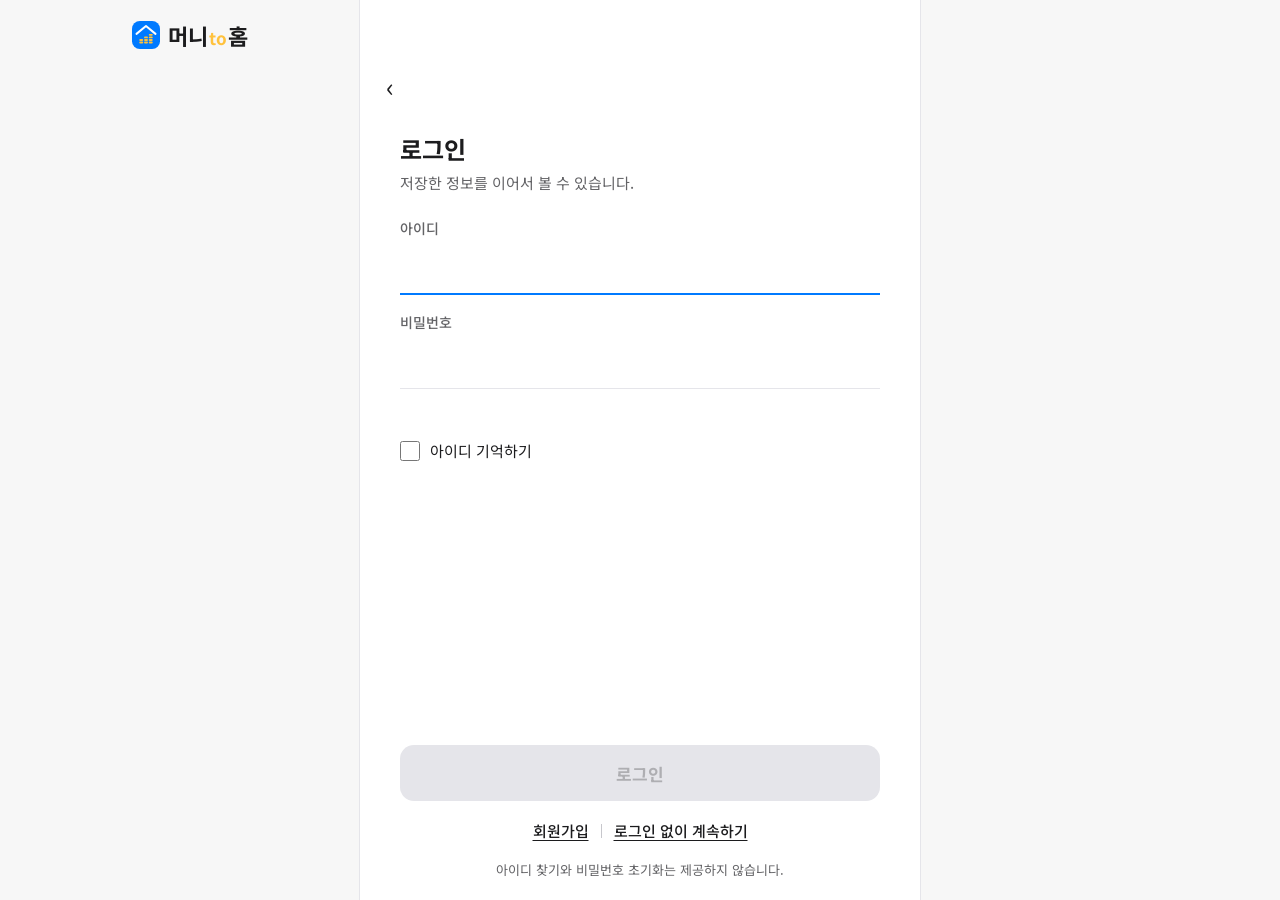
<file: frontend/login.html>
<!doctype html>
<html lang="ko">
<head>
  <meta charset="utf-8">
  <meta name="viewport" content="width=device-width, initial-scale=1">
  <!-- 늘 밝은 화면으로 (2026-10-20). 휴대폰 브라우저의 "웹 페이지 어둡게"가 우리 색을 뒤집지 않게 한다 -->
  <meta name="color-scheme" content="only light">
  <title>로그인 · 머니 to 홈</title>
  <link rel="stylesheet" href="css/common.css?v=20261021-2">
  <link rel="stylesheet" href="css/auth.css?v=20261020-90">
</head>
<body data-page="login">
  <!-- P-07 로그인. 담당: 김목산. Figma "확정 목업 v3"의 P-07, 와이어프레임 설명서 10장.
       로그인하지 않아도 입력, 계산, 탐색은 모두 된다. 로그인은 저장에만 필요하다 (FR-USER-20).
       아이디 기억하기(3차, FR-USER-18): 켜고 로그인하면 아이디만 쿠키에 남겨 다음에 채워 준다. -->
  <!-- 웹(가로 1200px 이상)에서만 왼쪽 위에 보이는 로고. 안은 js/layout.js가 그린다. 모바일에는 없다. -->
  <header class="header" id="header"></header>
  <div class="top-space"></div>

  <nav class="progress auth-nav" aria-label="뒤로">
    <a class="progress__back" href="index.html" id="auth-back" aria-label="이전 화면">‹</a>
  </nav>

  <form id="login-form" class="form-page form-page--keys auth" novalidate>
    <main class="page">
      <!-- P-07 ③ 저장하려다 넘어온 경우. 시나리오 탭의 "결과 저장"이 store place.pending_save를 남기고 보냈을 때만 보인다 -->
      <p class="notice auth__pending" id="login-pending" role="status" hidden>결과를 저장하려면 로그인이 필요합니다. 입력한 값은 이 기기에 그대로 남아 있습니다.</p>
      <header class="form-page__head auth__head">
        <h1 class="title">로그인</h1>
        <p class="subtitle">저장한 정보를 이어서 볼 수 있습니다.</p>
      </header>

      <div class="field" id="login-id-field">
        <label class="field__label" for="login-id">아이디</label>
        <div class="field__row">
          <input class="field__input auth__input" id="login-id" name="login_id" type="text" autocomplete="username"
                 autocapitalize="off" spellcheck="false" maxlength="20">
        </div>
      </div>

      <div class="field" id="login-password-field">
        <label class="field__label" for="login-password">비밀번호</label>
        <div class="field__row">
          <input class="field__input auth__input" id="login-password" name="password" type="password"
                 autocomplete="current-password" aria-describedby="login-message">
        </div>
        <div class="field__help">
          <span id="login-message" role="alert"></span>
        </div>
      </div>

      <label class="auth__check auth__remember">
        <input class="auth__checkbox" id="login-remember" type="checkbox">
        <span>아이디 기억하기</span>
      </label>
    </main>

    <div class="bottom-action">
      <p class="snackbar" id="login-error" role="alert" hidden></p>
      <button type="submit" class="button button--primary" id="login-submit" disabled>로그인</button>
      <p class="auth__links">
        <a class="auth__link" href="signup.html">회원가입</a>
        <span class="auth__divider" aria-hidden="true"></span>
        <a class="auth__link" href="index.html">로그인 없이 계속하기</a>
      </p>
      <p class="auth__note">아이디 찾기와 비밀번호 초기화는 제공하지 않습니다.</p>
    </div>
  </form>

  <!-- 공통 JavaScript. 모든 화면이 이 순서로 먼저 불러 쓴다. 그 아래에 화면의 파일을 둔다. -->
  <script src="js/api.js"></script>
  <script src="js/store.js"></script>
  <script src="js/format.js?v=20261019-2"></script>
  <script src="js/guard.js"></script>
  <script src="js/layout.js?v=20261019-1"></script>
  <script src="js/form-flow.js?v=20261021-2"></script>
  <script src="js/auth.js?v=20261021-2"></script>
  <script src="js/scrollbar.js?v=20261020-6"></script>
</body>
</html>
</file>
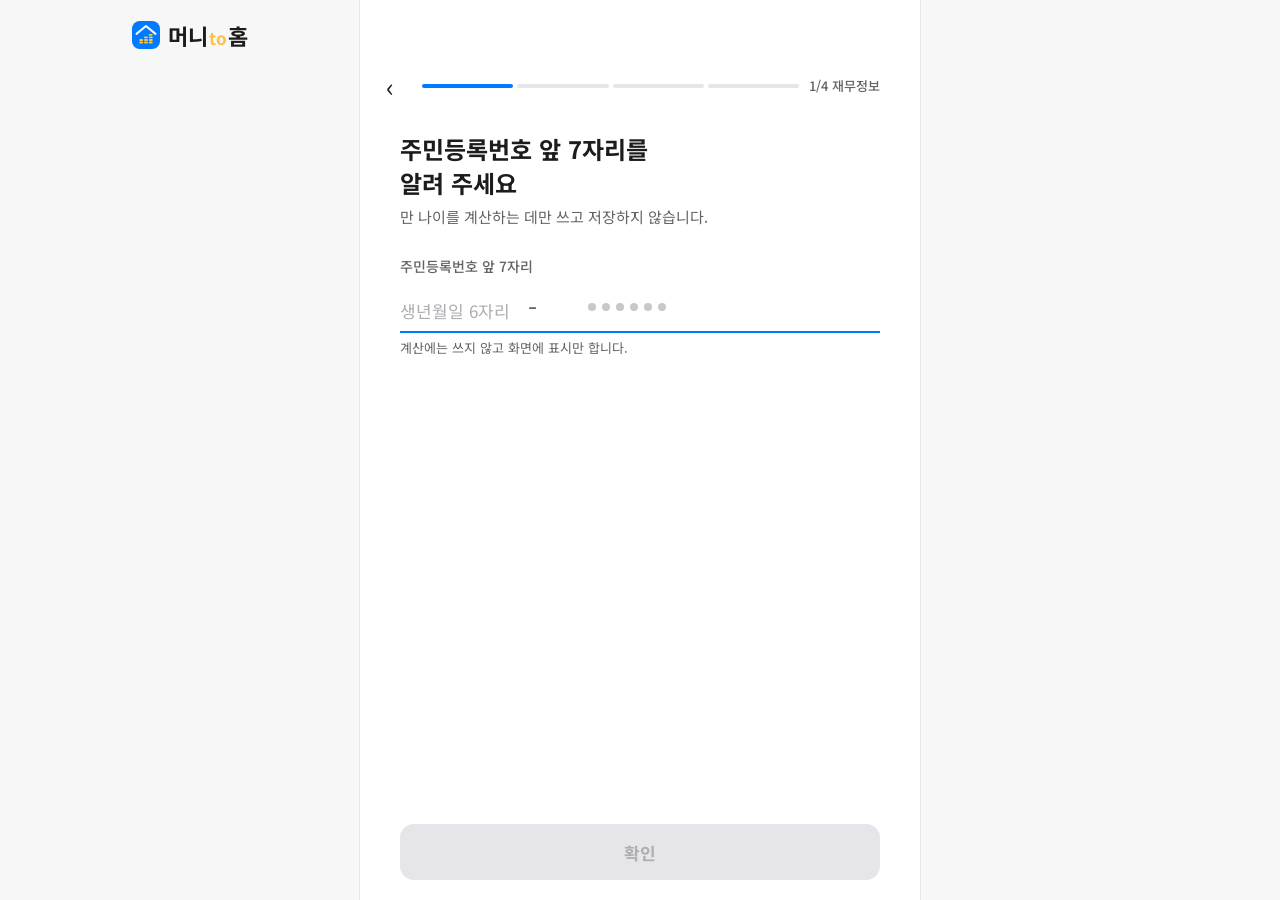
<file: frontend/profile.html>
<!doctype html>
<html lang="ko">
<head>
  <meta charset="utf-8">
  <meta name="viewport" content="width=device-width, initial-scale=1">
  <!-- 늘 밝은 화면으로 (2026-10-20). 휴대폰 브라우저의 "웹 페이지 어둡게"가 우리 색을 뒤집지 않게 한다 -->
  <meta name="color-scheme" content="only light">
  <title>재무정보 · 머니 to 홈</title>
  <link rel="stylesheet" href="css/common.css?v=20261021-2">
  <link rel="stylesheet" href="css/profile.css">
</head>
<body>
  <!-- P-02 재무정보 입력. Figma "확정 목업 v3"의 P-02, 와이어프레임 설명서 5장.
       값 세 개를 한 번에 하나씩 묻는다: 주민등록번호 앞 7자리(만 나이) → 연 소득 → 현재 보유자산 → 확인 -->
  <!-- 웹(가로 1200px 이상)에서만 왼쪽 위에 보이는 로고. 안은 js/layout.js가 그린다. 모바일에는 없다. -->
  <header class="header" id="header"></header>
  <div class="top-space"></div>

  <nav class="progress" aria-label="입력 단계">
    <a class="progress__back" href="index.html" aria-label="이전 화면">‹</a>
    <div class="progress__bars" aria-hidden="true">
      <span class="progress__bar progress__bar--done"></span>
      <span class="progress__bar"></span>
      <span class="progress__bar"></span>
      <span class="progress__bar"></span>
    </div>
    <span class="progress__label">1/4 재무정보</span>
  </nav>

  <form id="profile-form" class="form-page form-page--keys" novalidate>
    <main class="page">
      <header class="form-page__head">
        <h1 class="title" id="profile-title">주민등록번호 앞 7자리를 알려 주세요</h1>
        <p class="subtitle" id="profile-subtitle">만 나이를 계산하는 데만 쓰고 저장하지 않습니다.</p>
      </header>
      <!-- 다른 화면에서 보내져 왔을 때의 안내. guard.showNotice()가 채운다. -->
      <p class="notice form-page__notice" id="step-notice" role="status" hidden></p>

      <!-- 칸의 순서: 묻는 순서대로 위에서 아래. 하나를 넣으면 다음 칸이 그 아래에 열린다 (2026-10-21 팀장 요청) -->
      <!-- 만 나이 (주민등록번호를 확인한 뒤에 보인다). 누르면 주민등록번호를 다시 입력한다. -->
      <button type="button" class="field field--button" id="age-field" hidden>
        <span class="field__label">만 나이</span>
        <span class="field__row">
          <span class="field__value" id="age-value"></span>
          <span class="field__unit">세</span>
        </span>
        <span class="field__help"><span>주민등록번호로 계산한 값. 누르면 다시 입력</span></span>
      </button>

      <!-- 주민등록번호 앞 7자리. 이 값은 만 나이를 계산하는 데만 쓴다. 저장하지 않고 서버로 보내지 않는다 (NFR-25). -->
      <div class="field" id="rrn-field">
        <span class="field__label" id="rrn-label">주민등록번호 앞 7자리</span>
        <div class="field__row rrn">
          <input class="field__input rrn__front" id="rrn-front" type="text" inputmode="numeric" enterkeyhint="next" maxlength="6"
                 autocomplete="off" placeholder="생년월일 6자리" aria-labelledby="rrn-label" aria-describedby="rrn-help">
          <span class="rrn__dash" aria-hidden="true">-</span>
          <input class="field__input rrn__back" id="rrn-back" type="text" inputmode="numeric" enterkeyhint="next" maxlength="1"
                 autocomplete="off" aria-label="주민등록번호 뒤 첫째 자리" aria-describedby="rrn-help">
          <span class="rrn__dots" aria-hidden="true">
            <span></span><span></span><span></span><span></span><span></span><span></span>
          </span>
        </div>
        <div class="field__help" id="rrn-help">
          <span id="rrn-message">계산에는 쓰지 않고 화면에 표시만 합니다.</span>
        </div>
      </div>

      <!-- 연 소득 (세전). 계산에 쓰지 않는다. -->
      <div class="field" id="income-field" hidden>
        <label class="field__label" for="income-input">연 소득 (세전)</label>
        <div class="field__row">
          <input class="field__input" id="income-input" type="text" inputmode="numeric" enterkeyhint="next" autocomplete="off"
                 placeholder="예: 3,600" aria-describedby="income-help">
          <span class="field__unit">만 원</span>
        </div>
        <div class="field__help" id="income-help">
          <span id="income-message">세전 금액. 계산에는 쓰지 않습니다.</span>
          <span class="field__read" id="income-read"></span>
        </div>
      </div>

      <!-- 현재 보유자산. 세 값 가운데 계산에 쓰는 것은 이것 하나다. -->
      <div class="field" id="assets-field" hidden>
        <label class="field__label" for="assets-input">현재 보유자산</label>
        <div class="field__row">
          <input class="field__input" id="assets-input" type="text" inputmode="numeric" enterkeyhint="next" autocomplete="off"
                 placeholder="예: 5,000" aria-describedby="assets-help">
          <span class="field__unit">만 원</span>
        </div>
        <div class="field__help" id="assets-help">
          <span id="assets-message">예금, 적금처럼 집을 살 때 쓸 수 있는 돈</span>
          <span class="field__read" id="assets-read"></span>
        </div>
      </div>
    </main>

    <div class="bottom-action">
      <p class="snackbar" id="save-error" role="alert" hidden>
        입력한 정보를 저장하지 못했습니다. 인터넷 연결을 확인하고 다시 시도해 주세요.
      </p>
      <button type="submit" class="button button--primary" id="profile-submit" disabled>확인</button>
    </div>
  </form>

  <!-- 공통 JavaScript. 모든 화면이 이 순서로 먼저 불러 쓴다. 그 아래에 화면의 파일을 둔다. -->
  <script src="js/api.js"></script>
  <script src="js/store.js"></script>
  <script src="js/format.js?v=20261019-2"></script>
  <script src="js/guard.js"></script>
  <script src="js/layout.js?v=20261019-1"></script>
  <script src="js/account.js?v=20261021-mp1"></script>
  <script src="js/form-flow.js?v=20261021-2"></script>
  <script src="js/profile.js?v=20261021-3"></script>
  <script src="js/scrollbar.js?v=20261020-6"></script>
</body>
</html>
</file>
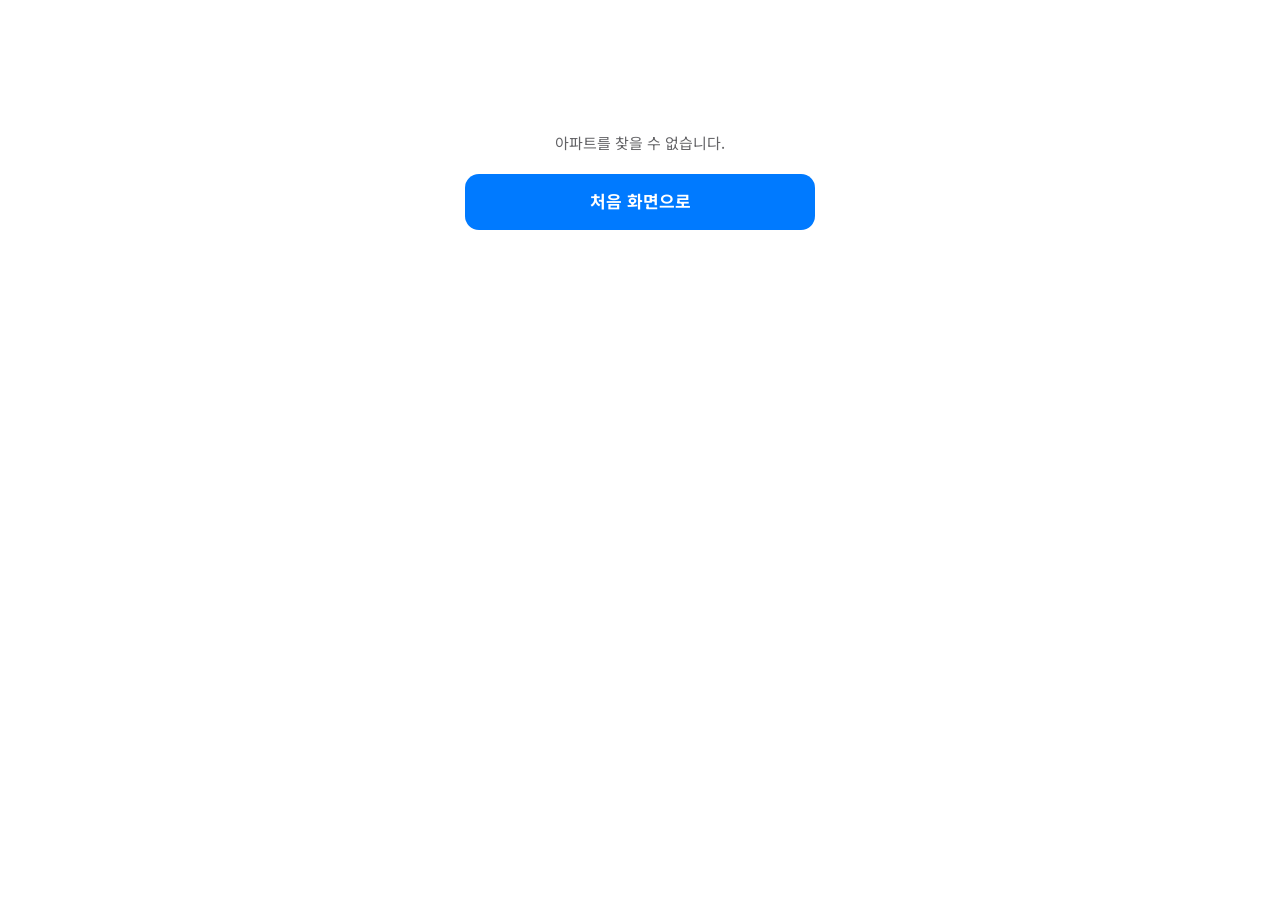
<file: frontend/share.html>
<!doctype html>
<html lang="ko">
<head>
  <meta charset="utf-8">
  <meta name="viewport" content="width=device-width, initial-scale=1">
  <!-- 늘 밝은 화면으로 (2026-10-20). 휴대폰 브라우저의 "웹 페이지 어둡게"가 우리 색을 뒤집지 않게 한다 -->
  <meta name="color-scheme" content="only light">
  <title>아파트 보기 · 머니 to 홈</title>
  <link rel="stylesheet" href="css/common.css?v=20261021-2">
  <link rel="stylesheet" href="css/glossary.css?v=20261015-2">
  <link rel="stylesheet" href="css/scenario.css?v=20261021-mp1">
  <link rel="stylesheet" href="css/scenario-charts.css?v=20261019-2">
  <link rel="stylesheet" href="css/share.css?v=20261020-90">
  <link rel="stylesheet" href="css/share-page.css?v=20261019-3">
</head>
<body data-page="share">
  <!-- 공유받은 아파트 (3차, FR-APT-18). 담당: 김목산
       공유 링크(share.html?apt=623&area=59)로 들어온 사람이 보는 화면이다. 입력이 없어도 열린다.
       아파트 정보: A-06 그대로. 시나리오: 입력이 있으면 내 조건으로 계산(A-07, 박채은의 scenario.js),
       없으면 예시 값으로 그린 것을 흐리게 덮고 "내 조건 넣기"를 보여 준다. 링크에는 재무정보가 없다. -->
  <div class="top-space"></div>

  <main class="share-page" id="share-page">
    <!-- 머리: 지도 화면의 아파트 창(새 스타일)과 같은 모양. 이름 · 구분 배지 · 공유, 그 아래 면적 칩과 ㎡/평 -->
    <header class="share-page__head">
      <div class="share-page__title-row">
        <h1 class="share-page__name" id="share-name"></h1>
        <span class="share-page__badge" id="share-badge" hidden></span>
        <span class="share-page__actions" id="share-actions"></span>
      </div>
      <p class="share-page__place" id="share-place"></p>
      <div class="share-page__area-row">
        <div class="share-page__areas" id="share-areas" role="group" aria-label="면적"></div>
        <div class="share-page__unit" role="group" aria-label="면적 단위">
          <button type="button" class="share-page__unit-option" data-unit="m2" aria-pressed="true">㎡</button>
          <button type="button" class="share-page__unit-option" data-unit="pyeong" aria-pressed="false">평</button>
        </div>
      </div>
    </header>

    <div class="share-page__tabs" role="tablist">
      <button type="button" class="share-page__tab" role="tab" id="share-tab-info" aria-controls="share-info" aria-selected="true">아파트 정보</button>
      <button type="button" class="share-page__tab" role="tab" id="share-tab-scenario" aria-controls="share-scenario-wrap" aria-selected="false">시나리오</button>
      <span class="share-page__tab-bar" aria-hidden="true"></span>
    </div>

    <section class="share-page__panel" id="share-info" role="tabpanel" aria-labelledby="share-tab-info"></section>
    <section class="share-page__panel" id="share-scenario-wrap" role="tabpanel" aria-labelledby="share-tab-scenario" hidden>
      <div id="share-scenario"></div>
    </section>

    <div class="share-page__bottom" id="share-bottom"></div>
  </main>

  <div class="share-page__missing" id="share-missing" hidden>
    <p class="share-page__missing-text">아파트를 찾을 수 없습니다.</p>
    <a class="button button--primary" href="index.html">처음 화면으로</a>
  </div>

  <script src="js/api.js?v=20261015-2"></script>
  <script src="js/store.js?v=20261015-2"></script>
  <script src="js/format.js?v=20261019-2"></script>
  <script src="js/guard.js?v=20261015-2"></script>
  <script src="js/layout.js?v=20261015-2"></script>
  <script src="js/glossary.js?v=20261015-2"></script>
  <script src="js/scenario.js?v=20261021-mp1"></script>
  <script src="js/scenario-charts.js?v=20261019-7"></script>
  <script src="js/share.js?v=20261019-2"></script>
  <script src="js/share-page.js?v=20261020-1"></script>
  <script src="js/scrollbar.js?v=20261020-6"></script>
</body>
</html>
</file>
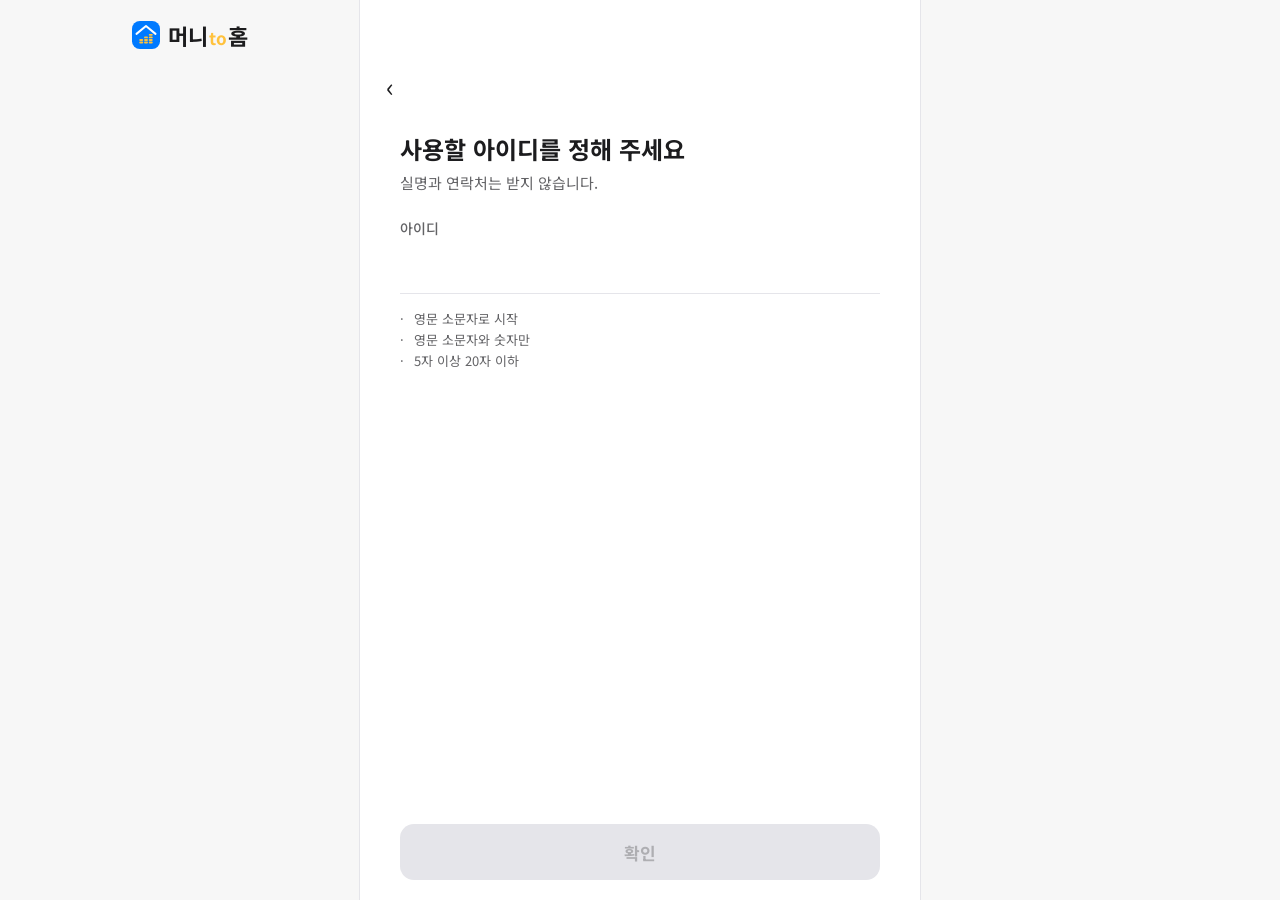
<file: frontend/signup.html>
<!doctype html>
<html lang="ko">
<head>
  <meta charset="utf-8">
  <meta name="viewport" content="width=device-width, initial-scale=1">
  <!-- 늘 밝은 화면으로 (2026-10-20). 휴대폰 브라우저의 "웹 페이지 어둡게"가 우리 색을 뒤집지 않게 한다 -->
  <meta name="color-scheme" content="only light">
  <title>회원가입 · 머니 to 홈</title>
  <link rel="stylesheet" href="css/common.css?v=20261021-2">
  <link rel="stylesheet" href="css/auth.css?v=20261020-90">
</head>
<body data-page="signup">
  <!-- P-08 회원가입. 담당: 김목산. Figma "확정 목업 v3"의 P-08, 와이어프레임 설명서 11장.
       아이디 → 비밀번호 → 비밀번호 확인을 차례로 묻는다. 실명과 연락처는 받지 않는다.
       가입을 마치면 바로 로그인된 상태가 된다 (FR-USER-01).
       가입 전 확인(P-08 ⑥)에서 수집 항목과 목적에 동의해야 '가입하기'가 켜진다 (3차, FR-USER-05). -->
  <!-- 웹(가로 1200px 이상)에서만 왼쪽 위에 보이는 로고. 안은 js/layout.js가 그린다. 모바일에는 없다. -->
  <header class="header" id="header"></header>
  <div class="top-space"></div>

  <nav class="progress auth-nav" aria-label="뒤로">
    <a class="progress__back" href="login.html" id="auth-back" aria-label="이전 화면">‹</a>
  </nav>

  <form id="signup-form" class="form-page form-page--keys auth" novalidate>
    <main class="page">
      <header class="form-page__head auth__head">
        <h1 class="title" id="signup-title">사용할 아이디를 정해 주세요</h1>
        <p class="subtitle" id="signup-subtitle">실명과 연락처는 받지 않습니다.</p>
      </header>

      <!-- 칸의 순서: 묻는 순서대로 위에서 아래. 하나를 넣으면 다음 칸이 그 아래에 열린다 (2026-10-21 팀장 요청) -->
      <!-- 아이디. 다음 단계에서도 위에 남고, 누르면 다시 고칠 수 있다 -->
      <div class="field" id="signup-id-field">
        <label class="field__label" for="signup-id">아이디</label>
        <div class="field__row">
          <input class="field__input auth__input" id="signup-id" name="login_id" type="text" enterkeyhint="next" autocomplete="username"
                 autocapitalize="off" spellcheck="false" maxlength="40" aria-describedby="signup-id-rules signup-id-message">
        </div>
        <ul class="auth__rules" id="signup-id-rules">
          <li class="auth__rule" data-rule="start">영문 소문자로 시작</li>
          <li class="auth__rule" data-rule="chars">영문 소문자와 숫자만</li>
          <li class="auth__rule" data-rule="length">5자 이상 20자 이하</li>
        </ul>
        <p class="auth__message" id="signup-id-message" role="alert"></p>
      </div>

      <div class="field" id="signup-password-field" hidden>
        <label class="field__label" for="signup-password">비밀번호</label>
        <div class="field__row">
          <input class="field__input auth__input" id="signup-password" name="password" type="password" enterkeyhint="next"
                 autocomplete="new-password" aria-describedby="signup-password-rules signup-password-message">
        </div>
        <ul class="auth__rules" id="signup-password-rules">
          <li class="auth__rule" data-rule="length">8자 이상</li>
          <li class="auth__rule" data-rule="letter">영문 포함</li>
          <li class="auth__rule" data-rule="digit">숫자 포함</li>
        </ul>
        <p class="auth__message" id="signup-password-message" role="alert"></p>
      </div>

      <div class="field" id="signup-confirm-field" hidden>
        <label class="field__label" for="signup-confirm">비밀번호 확인</label>
        <div class="field__row">
          <input class="field__input auth__input" id="signup-confirm" name="password_confirm" type="password" enterkeyhint="next"
                 autocomplete="new-password" aria-describedby="signup-confirm-message">
        </div>
        <p class="auth__message" id="signup-confirm-message" role="alert"></p>
      </div>

      <!-- P-08 ⑥ 수집 항목과 목적. 가입 전 확인 단계에서만 보인다 -->
      <div class="auth__consent" id="signup-consent" hidden>
        <label class="auth__check">
          <input class="auth__checkbox" id="signup-agreed" type="checkbox" aria-describedby="signup-consent-text">
          <span class="auth__consent-title">수집 항목과 목적에 동의합니다</span>
        </label>
        <p class="auth__consent-text" id="signup-consent-text">
          수집 항목: 아이디, 비밀번호, 입력한 재무정보와 저축 계획<br>
          목적: 다음에 이어서 볼 수 있게 저장
        </p>
      </div>
    </main>

    <div class="bottom-action">
      <p class="snackbar" id="signup-error" role="alert" hidden></p>
      <button type="submit" class="button button--primary" id="signup-submit" disabled>확인</button>
      <p class="auth__links" id="signup-login" hidden>
        <a class="auth__link" href="login.html">이미 계정이 있습니다. 로그인</a>
      </p>
    </div>
  </form>

  <!-- P-08 ⑦ 가입 완료 -->
  <section class="form-page auth auth-done" id="signup-done" hidden>
    <main class="page">
      <div class="auth-done__mark" aria-hidden="true"></div>
      <h1 class="title">가입이 끝났습니다</h1>
      <p class="subtitle" id="signup-done-text"></p>
    </main>
    <div class="bottom-action">
      <a class="button button--primary" id="signup-start" href="profile.html">시작하기</a>
    </div>
  </section>

  <script src="js/api.js"></script>
  <script src="js/store.js"></script>
  <script src="js/format.js?v=20261019-2"></script>
  <script src="js/guard.js"></script>
  <script src="js/layout.js?v=20261019-1"></script>
  <script src="js/form-flow.js?v=20261021-2"></script>
  <script src="js/auth.js?v=20261021-2"></script>
  <script src="js/scrollbar.js?v=20261020-6"></script>
</body>
</html>
</file>
<file: frontend/css/common.css>
/* 모든 화면이 함께 쓰는 모양. 색, 글자, 헤더, 진행 바, 버튼, 입력란, 구분 표시.

   값은 Figma 파일 "money-to-home-mockup"의 섹션 "확정 목업 v3"에서 가져왔다. 이름도 Figma의 변수 이름과 같다.
     Figma  color/primary   →  여기  --color-primary

   화면마다의 모양은 css 폴더에 그 화면 이름으로 파일을 따로 만든다. 예: profile.css
   색과 글자 크기는 아래 :root의 이름으로만 쓴다. 화면 파일에 값을 직접 적지 않는다. */

@import url('https://fonts.googleapis.com/css2?family=Noto+Sans+KR:wght@400;500;700&display=swap');

:root {
  color-scheme: only light; /* 늘 밝은 화면 (2026-10-20). 브라우저가 강제로 어둡게 바꾸지 않게. 각 화면의 <meta name="color-scheme">와 같다 */
  /* 바탕과 선 */
  --color-bg: #ffffff;
  --color-bg-sub: #f2f2f7;
  --color-line: #e5e5ea;
  --color-line-strong: #c7c7cc;
  --color-dim: #000000;

  /* 글자 */
  --color-text: #1c1c1e;
  --color-text-sub: #636366;
  --color-text-hint: #aeaeb2;

  /* 주조색 */
  --color-primary: #007aff;
  --color-primary-soft: #eaf3ff;
  --color-on-primary: #ffffff;

  /* 로고의 금색 (동전). 스플래시의 "to"에도 쓴다 */
  --color-brand-gold: #ffc23d;

  /* 꺼진 버튼 */
  --color-disabled: #e5e5ea;
  --color-on-disabled: #aeaeb2;

  /* 오류 */
  --color-error: #ff3b30;
  --color-error-text: #d70015;
  --color-error-soft: #fff1f0;

  /* 주의. 막지는 않지만 알아야 하는 안내 (대상 주택 가격 상한 초과 등). Figma 목업 P-06 ⑲의 색 */
  --color-warning: #ff9500;
  --color-warning-text: #b86200;
  --color-warning-soft: #fff4e5;

  /* 구분. 팔레트 F 라임 (Figma의 color/now, color/lime/*).
     지금 가능은 파랑, 기간 내 가능은 라임, 자금 부족은 빨강.
     띠와 배지의 바탕은 이름 그대로의 색, 흰 바탕 위의 글자는 -text 색, 옅은 바탕은 -soft 색을 쓴다. */
  --color-now: #007aff;
  --color-now-text: #116dd1;
  --color-within: #94c93d;
  --color-within-text: #4a7317;
  --color-within-soft: #f2f9e8;
  --color-lack: #ff6b6b;
  --color-lack-text: #c92a2a;
  --color-lack-soft: #ffeded;

  /* 지도 */
  --color-map: #eef1f4;
  --color-map-block: #e4e8ec;
  --color-map-park: #dcefd8;
  --color-map-water: #cfe3f7;
  --color-map-road: #ffffff;
  --color-marker-price: #414141;
  --color-keypad: #d1d4da;

  /* 글꼴 */
  --font-family: 'Noto Sans KR', 'Malgun Gothic', system-ui, sans-serif;
  --font-regular: 400;
  --font-medium: 500;
  --font-bold: 700;

  /* 글자 크기 */
  --text-splash: 38px; /* 스플래시의 서비스 이름 */
  --text-display: 28px; /* 시작 화면의 큰 제목. 줄 높이 38px */
  --text-value: 26px; /* 입력란의 값 */
  --text-title: 24px; /* 입력 화면의 제목. 줄 높이 34px */
  --text-amount: 22px; /* 강조하는 금액 */
  --text-button: 17px; /* 버튼, 헤더의 서비스 이름, 입력란의 단위 */
  --text-item: 16px; /* 목록의 항목 이름 */
  --text-body: 15px; /* 본문. 줄 높이 22px */
  --text-label: 14px; /* 입력란의 이름, 칩 */
  --text-help: 13px; /* 설명 줄, 안내. 줄 높이 19 ~ 20px */
  --text-badge: 12px; /* 배지 */
  --line-height: 1.45;

  /* 크기 */
  --top-space: 52px; /* 모바일에는 헤더가 없다. 입력 화면은 이 높이만큼 위를 흰 여백으로 둔다 */
  --condition-bar-height: 40px; /* 지도 화면 맨 위의 내 조건 줄 */
  --progress-height: 44px;
  --touch-size: 44px; /* 누르는 영역은 가로세로 44픽셀 이상 */
  --button-height: 56px;
  --input-height: 50px;
  --page-width: 390px;
  --page-padding: 20px;

  /* 웹 (가로 1200px 이상). 입력 화면은 가운데 흰 기둥 하나, 양옆은 회색 바탕이다 (2026-10-19 팀장 결정) */
  --color-web-bg: #f7f7f7;
  --header-height: 64px;
  --web-page-width: 560px; /* 일반적인 웹 회원가입·입력 화면의 폭. 안쪽 내용의 폭은 480px */
  --web-page-padding: 40px;

  /* 모서리 */
  --radius-button: 14px;
  --radius-card: 12px;
  --radius-badge: 6px;
  --radius-pill: 999px;
}

* {
  box-sizing: border-box;
}

/* hidden을 준 요소는 display를 따로 줬어도 보이지 않는다. 단계마다 입력란을 숨기고 보일 때 쓴다. */
[hidden] {
  display: none !important;
}

body {
  margin: 0;
  color: var(--color-text);
  background: var(--color-bg);
  font-family: var(--font-family);
  font-size: var(--text-body);
  font-weight: var(--font-regular);
  line-height: var(--line-height);
  word-break: keep-all;
  /* 선택과 누름 표시 (2026-10-19). 앱처럼 화면 부품(버튼, 칩, 탭, 지도, 말풍선, 손잡이, 제목·라벨)은 글자가 선택되지 않고,
     휴대폰에서 누를 때 파랗게 덮이는 강조와 길게 누를 때의 메뉴도 뜨지 않는다.
     입력란과 사용자가 복사할 만한 내용은 아래 "선택할 수 있는 것"에서 다시 연다 */
  -webkit-user-select: none;
  user-select: none;
  -webkit-tap-highlight-color: transparent;
  -webkit-touch-callout: none;
}

/* 그림은 끌어 옮기지 않는다 (지도 위 아이콘, 로고) */
img,
svg {
  -webkit-user-drag: none;
}

/* ───────── 선택할 수 있는 것 ─────────
   입력란, 그리고 복사할 만한 내용: 아파트 이름, 정보 줄의 값(주소, 금액, 면적…), 시나리오의 금액과 식,
   입력 요약 · 시작 화면의 저장한 값, 저장한 결과의 이름과 결과, 안내 문구, 오류 문구, 용어 설명.
   길게 눌러 복사하는 메뉴도 여기서는 뜬다 */
input,
textarea,
select,
[contenteditable="true"],
.apt__name,
.apt-info__value,
.scenario__gap,
.scenario__formula,
.scenario__need-value,
.scenario__growth-help,
.summary-card__row dd,
.saved-box__row dd,
.saved__card-name,
.saved__card-result,
.saved__card-conditions,
.notice,
.field__error,
.list-card__name,
.glossary__bubble,
.info-tip__text,
.list__tip,
/* 10-19에 더한 화면: 주변 시설의 곳 이름과 거리, 대출 "자세히"의 상품명 · 조건 · 자격 조건,
   시나리오 그래프 위 문장과 출처, 공유받은 화면의 이름 · 지역 · 정보 줄의 값 */
.apt-near__value,
.sheet__title,
.sheet__row dd,
.sheet__list,
.scenario-chart__say,
.scenario-chart__src,
.share-page__name,
.share-page__place,
.share-page__value,
.share-page__missing-text {
  -webkit-user-select: text;
  user-select: text;
  -webkit-touch-callout: default;
}

/* 단, 누르는 줄 안의 이름은 누르기가 우선이다 (목록·비슷한 아파트의 카드는 버튼이라 선택하지 않는다).
   선택할 수 있는 글자 옆의 복사 · 공유 아이콘(share.js)도 글자를 끌어 고를 때 같이 잡히지 않게 한다.
   공유 창 같은 <dialog>는 열리면 맨 위층에 올라가 body의 설정을 물려받지 않으므로 여기서 다시 막는다.
   공유 창의 링크 칸(.share__link)은 [링크 복사]로만 복사하고, 복사가 안 되는 브라우저에서만 고를 수 있다 (share.css) */
button .list-card__name,
.share-action,
dialog {
  -webkit-user-select: none;
  user-select: none;
  -webkit-tap-highlight-color: transparent;
  -webkit-touch-callout: none;
}

/* 띄어쓰기에서만 줄을 바꾸는 낱말 (format.keepWords). 아파트 이름처럼 하이픈에서 꺾이면 안 되는 글자 */
.keep-word {
  display: inline-block;
  max-width: 100%;
}

/* ───────── 위 여백 ─────────
   모바일에는 헤더가 없다. 입력 화면(P-01 ~ P-04, P-07, P-08)은 body 맨 위에 이 요소를 둔다.
   지도 화면은 이것 대신 내 조건 줄을 둔다. */
.top-space {
  height: var(--top-space);
  background: var(--color-bg);
}

/* ───────── 진행 바 (P-02 ~ P-04) ───────── */
.progress {
  display: flex;
  align-items: center;
  gap: 10px;
  height: var(--progress-height);
  padding: 0 var(--page-padding) 0 8px;
  background: var(--color-bg);
}

.progress__back {
  display: inline-flex;
  align-items: center;
  justify-content: center;
  width: var(--touch-size);
  height: var(--touch-size);
  border: 0;
  background: transparent;
  color: var(--color-text);
  font-family: inherit;
  font-size: 26px;
  text-decoration: none;
  cursor: pointer;
}

.progress__bars {
  display: flex;
  flex: 1;
  gap: 4px;
}

.progress__bar {
  flex: 1;
  height: 4px;
  border-radius: 2px;
  background: var(--color-line);
}

.progress__bar--done {
  background: var(--color-primary);
}

.progress__label {
  color: var(--color-text-sub);
  font-size: var(--text-help);
  font-weight: var(--font-medium);
  white-space: nowrap;
}

/* ───────── 본문 ───────── */
.page {
  max-width: var(--page-width);
  margin: 0 auto;
  padding: 24px var(--page-padding) 0;
}

.title {
  margin: 0;
  font-size: var(--text-title);
  font-weight: var(--font-bold);
  line-height: 34px;
}

.title--display {
  font-size: var(--text-display);
  line-height: 38px;
}

.subtitle {
  margin: 6px 0 0;
  color: var(--color-text-sub);
  font-size: var(--text-body);
  line-height: 22px;
}

/* 안내 문구 상자 */
.notice {
  margin: 0;
  padding: 14px 16px;
  border-radius: var(--radius-card);
  background: var(--color-bg-sub);
  color: var(--color-text-sub);
  font-size: var(--text-help);
  line-height: 20px;
}

.notice--error {
  border: 1px solid var(--color-error);
  background: var(--color-error-soft);
  color: var(--color-error-text);
}

/* ───────── 버튼 ───────── */
.button {
  display: flex;
  align-items: center;
  justify-content: center;
  width: 100%;
  height: var(--button-height);
  padding: 0 16px;
  border: 0;
  border-radius: var(--radius-button);
  background: var(--color-bg-sub);
  color: var(--color-text);
  font-family: inherit;
  font-size: var(--text-button);
  font-weight: var(--font-bold);
  text-decoration: none;
  cursor: pointer;
}

.button--primary {
  background: var(--color-primary);
  color: var(--color-on-primary);
}

.button:disabled,
.button--disabled {
  background: var(--color-disabled);
  color: var(--color-on-disabled);
  cursor: not-allowed;
}

/* 밑줄 친 글자 버튼. "처음부터 다시 입력", "새로 입력하기" */
.link-button {
  display: inline-flex;
  align-items: center;
  justify-content: center;
  height: var(--touch-size);
  padding: 0 8px;
  border: 0;
  background: transparent;
  color: var(--color-text);
  font-family: inherit;
  font-size: var(--text-body);
  font-weight: var(--font-medium);
  text-decoration: underline;
  cursor: pointer;
}

/* 버튼 위의 검은 알림. "입력한 정보를 저장하지 못했습니다." 같은 한 줄 안내 */
.snackbar {
  margin: 0 0 12px;
  padding: 12px 16px;
  border-radius: var(--radius-card);
  background: var(--color-text);
  color: var(--color-bg);
  font-size: var(--text-help);
  line-height: 20px;
}

/* 화면 아래에 붙는 버튼 영역 */
.bottom-action {
  position: sticky;
  bottom: 0;
  max-width: var(--page-width);
  margin: 0 auto;
  padding: 12px var(--page-padding) 20px;
  background: var(--color-bg);
}

/* ───────── 한 번에 하나씩 묻는 입력 화면의 틀 (P-02 ~ P-04) ─────────
   <form class="form-page"> 안에 <main class="page">와 <div class="bottom-action">을 둔다.
   버튼이 화면 아래에 붙도록 본문이 남은 높이를 채운다. */
.form-page {
  display: flex;
  flex-direction: column;
  /* --app-height: 키보드가 없을 때의 화면 높이 (js/form-flow.js). 키보드가 떠서 화면이 줄어도 그대로라 버튼이 따라 올라오지 않는다 */
  min-height: calc(var(--app-height, 100vh) / var(--page-zoom, 1) - var(--top-space) - var(--progress-height));
}

.form-page .page {
  flex: 1;
  width: 100%;
  overflow-x: clip; /* 밀려 들어오는 입력란 때문에 가로 스크롤이 생기지 않게 한다 */
}

.form-page .bottom-action {
  width: 100%;
}

/* 휴대폰·태블릿(1199px 이하): 글자를 넣는 화면의 버튼은 키보드 위로 떠오르지 않고 본문 맨 아래에 둔다 (2026-10-21 팀장 요청).
   갤럭시는 키보드가 뜨면 화면이 줄어 화면 아래에 붙은 버튼이 입력란을 덮었다. 본문이 짧으면 화면 맨 아래, 길면 내려서 본다.
   글자를 넣는 화면(form-page--keys: 재무정보, 저축 계획, 로그인, 회원가입, 내 정보)만. 고르기만 하는 화면은 버튼이 늘 보이게 그대로 둔다 */
@media (max-width: 1199px) {
  .form-page--keys .bottom-action {
    position: static;
  }
}

/* 제목과 설명 */
.form-page__head {
  padding-bottom: 28px;
}

/* 제목의 줄을 나눌 곳은 제목 글에 줄바꿈 문자로 적는다 (profile.js의 TITLES). */
.form-page__head .title {
  white-space: pre-line;
}

/* 다른 화면에서 보내져 왔을 때의 한 줄 안내. 제목 아래, 입력란 위에 둔다. */
.form-page__notice {
  margin-bottom: 24px;
}

/* 입력을 마치면 다음 입력란이 오른쪽에서 왼쪽으로 밀려 들어온다. 나타나는 요소에 이 이름을 붙인다. */
.field--enter {
  animation: field-enter 0.35s cubic-bezier(0.22, 1, 0.36, 1) both;
}

@keyframes field-enter {
  from {
    opacity: 0;
    transform: translateX(48px);
  }
  to {
    opacity: 1;
    transform: translateX(0);
  }
}

/* 확인 단계로 바뀔 때 제목과 값들이 한 번 뛰어오른다. 화면이 바뀐 것을 알아보게 한다. */
.jump {
  animation: jump 0.5s cubic-bezier(0.28, 0.84, 0.42, 1) both;
}

@keyframes jump {
  0% {
    transform: translateY(0);
  }
  35% {
    transform: translateY(-14px);
  }
  65% {
    transform: translateY(0);
  }
  82% {
    transform: translateY(-4px);
  }
  100% {
    transform: translateY(0);
  }
}

/* 움직임을 줄이도록 설정한 사용자에게는 바로 보여 준다. */
@media (prefers-reduced-motion: reduce) {
  .field--enter,
  .jump {
    animation: none;
  }
}

/* ───────── 입력란 ─────────
   이름, 값(밑줄), 설명 줄의 세 줄이다. 오류 문구는 설명 줄 자리에 넣어 화면이 밀리지 않게 한다. */
.field {
  display: flex;
  flex-direction: column;
  gap: 6px;
  padding-bottom: 22px;
}

.field__label {
  color: var(--color-text-sub);
  font-size: var(--text-label);
  font-weight: var(--font-medium);
}

.field__row {
  display: flex;
  align-items: center;
  justify-content: space-between;
  height: var(--input-height);
  border-bottom: 1px solid var(--color-line);
}

/* 입력 중인 칸은 밑줄이 파랗고 두껍다. 높이가 바뀌지 않게 그림자로 1px을 더한다. */
.field__row:focus-within {
  border-bottom-color: var(--color-primary);
  box-shadow: 0 1px 0 var(--color-primary);
}

.field__input {
  flex: 1;
  min-width: 0;
  height: 100%;
  padding: 0;
  border: 0;
  outline: 0;
  background: transparent;
  color: var(--color-text);
  font-family: inherit;
  font-size: var(--text-value);
  font-weight: var(--font-bold);
}

.field__input::placeholder {
  color: var(--color-text-hint);
}

.field__unit {
  color: var(--color-text-sub);
  font-size: var(--text-button);
  white-space: nowrap;
}

.field__help {
  display: flex;
  justify-content: space-between;
  gap: 8px;
  min-height: 19px;
  color: var(--color-text-sub);
  font-size: var(--text-help);
  line-height: 19px;
}

/* 설명 줄 오른쪽의 읽어 주는 금액. "3,600만 원" */
.field__read {
  color: var(--color-text);
  font-weight: var(--font-bold);
  white-space: nowrap;
}

.field--error .field__row {
  border-bottom-color: var(--color-error);
}

.field--error .field__help {
  color: var(--color-error-text);
}

/* ───────── 구분 ───────── */
/* 배지. "지금 가능", "기간 내 가능", "자금 부족" */
.badge {
  display: inline-flex;
  align-items: center;
  justify-content: center;
  height: 24px;
  padding: 0 8px;
  border-radius: var(--radius-badge);
  font-size: var(--text-badge);
  font-weight: var(--font-bold);
  line-height: 18px;
  white-space: nowrap;
}

/* 개수 칩. "지금 5", "기간 내 4", "부족 14" */
.chip {
  display: inline-flex;
  align-items: center;
  justify-content: center;
  height: 40px;
  padding: 0 14px;
  border: 0;
  border-radius: var(--radius-pill);
  font-family: inherit;
  font-size: var(--text-label);
  font-weight: var(--font-bold);
  line-height: 18px;
  white-space: nowrap;
}

.badge--now,
.chip--now {
  background: var(--color-now);
  color: var(--color-on-primary);
}

.badge--within,
.chip--within {
  background: var(--color-within-soft);
  color: var(--color-within-text);
}

.badge--lack,
.chip--lack {
  background: var(--color-lack-soft);
  color: var(--color-lack-text);
}

/* 금액 글자. "여유 2,000만 원", "부족 2,500만 원" */
.amount {
  font-size: var(--text-amount);
  font-weight: var(--font-bold);
}

.amount--now {
  color: var(--color-now-text);
}

.amount--within {
  color: var(--color-within-text);
}

.amount--lack {
  color: var(--color-lack-text);
}

/* ───────── 웹 배치 (가로 1200px 이상) ─────────
   모바일에는 헤더가 없다 (확정 목업 v3). 웹에서도 헤더 줄은 두지 않고, 로고만 왼쪽 위 회색 바탕에 띄운다 (2026-10-19 팀장 결정).
   로고 자리(<header class="header">)가 있는 화면(입력 화면 여덟 개)만 웹 배치를 쓴다. 지도 화면과 저장한 결과 화면은 아직 바꾸지 않는다.
   입력 화면은 모바일 화면을 넓힌 가운데 흰 기둥 하나로 보여 주고, 양옆은 회색 바탕으로 채운다.
   1199px 이하의 모양은 바꾸지 않는다. */
.header {
  display: none;
}

@media (min-width: 1200px) {
  /* 바탕: 양옆은 회색, 가운데는 테두리 선이 있는 흰 기둥. 내용이 길거나 짧아도 위아래 끝까지 이어진다.
     기둥 안의 내용은 위에서 64px(--header-height) 아래부터 시작한다. 로고와 같은 높이의 빈 줄이다 */
  body:has(> .header) {
    --page-width: var(--web-page-width);
    --page-padding: var(--web-page-padding);
    --top-space: var(--header-height); /* 높이 계산에서 위 여백 대신 이 빈 줄의 높이를 뺀다 */
    --column-left: calc(50% - var(--page-width) / 2);
    --column-right: calc(50% + var(--page-width) / 2);
    padding-top: var(--header-height);
    background: linear-gradient(
      to right,
      var(--color-web-bg) calc(var(--column-left) - 1px),
      var(--color-line) 0 var(--column-left),
      var(--color-bg) 0 var(--column-right),
      var(--color-line) 0 calc(var(--column-right) + 1px),
      var(--color-web-bg) 0
    );
  }

  /* 위 여백(52px) 자리는 위의 빈 줄이 대신한다 */
  body:has(> .header) .top-space {
    display: none;
  }

  /* 진행 바도 기둥 폭 안에 둔다 */
  body:has(> .header) .progress {
    max-width: var(--page-width);
    margin: 0 auto;
  }

  /* 왼쪽 위에 떠 있는 로고. 바탕과 선이 없고, 스크롤해도 그 자리에 있다 */
  .header {
    position: fixed;
    top: 0;
    left: 0;
    z-index: 9; /* 내용보다 위, 아래에서 올라오는 창의 어두운 바탕(10)보다 아래 */
    display: flex;
    align-items: center;
    height: var(--header-height);
    padding: 0 32px 0 132px; /* 화면 끝에서 조금 띄운다 (2026-10-19 팀장: 100px 더 오른쪽) */
  }

  /* 로고와 이름은 줄 가운데보다 3px 아래에 둔다 (눈으로 보기에 가운데) */
  .header__home {
    position: relative;
    top: 3px;
    display: inline-flex;
    align-items: center;
    gap: 8px;
    min-height: var(--touch-size);
    color: var(--color-text);
    font-size: var(--text-amount);
    font-weight: var(--font-bold);
    letter-spacing: -0.02em;
    text-decoration: none;
  }

  /* 로고는 글자 높이와 비슷하게 */
  .header__logo {
    display: block;
    width: 28px;
    height: 28px;
  }

  /* "머니", "to", "홈"의 바닥이 한 줄에 맞는다 (글자의 바닥선에 맞춤) */
  .header__name {
    line-height: 1;
    white-space: nowrap;
  }

  .header__to {
    margin: 0 2px;
    color: var(--color-brand-gold); /* 로고 동전과 같은 금색 */
    font-size: var(--text-button);
    vertical-align: baseline;
  }
}

/* 웹(1024px 이상)의 지도 화면(map.html)만 90%로 그린다 (2026-10-20 팀장: 브라우저 90%로 볼 때가 가장 깔끔했다).
   글자 · 여백 · 지도까지 한꺼번에 줄어든다. 100vh를 쓰는 곳은 calc(100vh / var(--page-zoom))로 화면 높이를 다 채운다.
   시작 · 입력 · 로그인 · 회원가입 · 저장한 결과 같은 다른 화면과 모바일은 100% 그대로 (2026-10-21 되돌림) */
:root {
  --page-zoom: 1;
}

@media (min-width: 1024px) {
  :root:has(> body.map-body) {
    --page-zoom: 0.9;
    zoom: 0.9;
  }
}

/* 스크롤바 (2026-10-20 팀장): 브라우저 스크롤바는 자리를 차지하므로 숨긴다.
   대신 js/scrollbar.js가 스크롤하는 상자의 오른쪽 가장자리 위에 얇은 반투명 손잡이를 겹쳐 띄우고, 5초 동안 가만히 있으면 사라지게 한다 */
* {
  scrollbar-width: none;
}

*::-webkit-scrollbar {
  display: none;
}

.scrollbar-thumb {
  position: fixed;
  z-index: 2147483647;
  width: 5px;
  border-radius: 999px;
  background: rgba(0, 0, 0, 0.22);
  opacity: 0;
  pointer-events: none;
  transition: opacity 0.3s ease, width 0.15s ease;
}

.scrollbar-thumb--on {
  opacity: 1;
  pointer-events: auto;
  cursor: default;
}

.scrollbar-thumb:hover,
.scrollbar-thumb--drag {
  width: 7px;
  background: rgba(0, 0, 0, 0.34);
}

.scrollbar-thumb--gone {
  transition: none; /* 부모가 접혀 상자가 사라지면 손잡이도 바로 사라진다 */
}
</file>
<file: frontend/css/auth.css>
/* 로그인 (P-07)과 회원가입 (P-08). 담당: 김목산
   입력 화면(P-02 ~ P-04)과 같은 틀(common.css의 .form-page, .field, .bottom-action)을 쓰고, 여기에는 다른 것만 둔다.
   색과 크기는 common.css :root의 이름으로만 쓴다.
   기준: 확정 목업 v3의 P-07, P-08 (docs/mockups/P07_01.png ~ P08_07.png) */

/* 진행 바 자리에 ‹ 하나만 둔다 */
.auth-nav {
  padding-right: var(--page-padding);
}

/* 진행 바가 없어도 같은 높이를 쓴다. 가입 완료 화면에는 ‹ 줄도 없다 */
.auth-done {
  min-height: calc(100vh / var(--page-zoom, 1) - var(--top-space));
}

.auth__head {
  padding-bottom: 24px;
}

/* P-07 ③ 저장하려다 넘어온 경우의 회색 상자. 제목 위에 둔다 */
.auth__pending {
  margin-bottom: 20px;
}

/* 아이디와 비밀번호는 입력 화면의 숫자보다 조금 작게 */
.auth__input {
  font-size: var(--text-title);
}

/* 비밀번호의 점 */
.auth__input[type='password'] {
  letter-spacing: 2px;
}

/* 규칙 줄. ✓ 맞음, ✕ 어김, · 아직. 색만이 아니라 표시로도 구분한다 (P-08 ②) */
.auth__rules {
  margin: 8px 0 0;
  padding: 0;
  list-style: none;
}

.auth__rule {
  color: var(--color-text-sub);
  font-size: var(--text-help);
  line-height: 21px;
}

.auth__rule::before {
  content: '·';
  display: inline-block;
  width: 14px;
}

.auth__rule[data-state='ok'] {
  color: var(--color-text);
  font-weight: var(--font-bold);
}

.auth__rule[data-state='ok']::before {
  content: '✓';
}

.auth__rule[data-state='bad'] {
  color: var(--color-error-text);
  font-weight: var(--font-bold);
}

.auth__rule[data-state='bad']::before {
  content: '✕';
}

/* 입력란 아래 한 줄 문구. "이미 사용 중인 아이디입니다.", "비밀번호가 서로 다릅니다.", "✓ 비밀번호가 같습니다" */
.auth__message {
  min-height: 0;
  margin: 6px 0 0;
  color: var(--color-text-sub);
  font-size: var(--text-help);
  line-height: 19px;
}

.auth__message:empty {
  display: none;
}

.field--error .auth__message {
  color: var(--color-error-text);
}

/* 오류가 있으면 입력 중에도 밑줄이 빨갛다 (P-07 ②, P-08 ②) */
.auth .field--error .field__row:focus-within {
  border-bottom-color: var(--color-error);
  box-shadow: 0 1px 0 var(--color-error);
}

/* 단계마다 입력란이 쌓이므로 입력란 사이를 입력 화면보다 조금 좁힌다 */
.auth .field {
  padding-bottom: 18px;
}

/* 로그인 실패 문구는 설명 줄 자리(.field__help)에 넣는다 */
.auth .field__help:empty,
.auth .field__help:has(span:empty) {
  min-height: 0;
}

/* 버튼 아래 글자 링크. "회원가입 | 로그인 없이 계속하기" */
.auth__links {
  display: flex;
  align-items: center;
  justify-content: center;
  gap: 12px;
  margin: 8px 0 0;
}

.auth__link {
  display: inline-flex;
  align-items: center;
  min-height: var(--touch-size);
  color: var(--color-text);
  font-size: var(--text-body);
  font-weight: var(--font-medium);
  text-decoration: underline;
  text-underline-offset: 3px;
}

.auth__divider {
  width: 1px;
  height: 14px;
  background: var(--color-line-strong);
}

.auth__note {
  margin: 8px 0 0;
  color: var(--color-text-sub);
  font-size: var(--text-help);
  text-align: center;
}

/* 가입 완료의 동그란 표시 (P-08 ⑦) */
.auth-done .page {
  padding-top: 40px;
}

.auth-done__mark {
  position: relative;
  width: 64px;
  height: 64px;
  margin-bottom: 24px;
  border: 3px solid var(--color-primary);
  border-radius: 50%;
}

/* 체크 표시. 아래와 오른쪽 테두리만 남긴 사각형을 돌린다 */
.auth-done__mark::after {
  content: '';
  position: absolute;
  top: 15px;
  left: 22px;
  width: 14px;
  height: 25px;
  border-right: 3px solid var(--color-primary);
  border-bottom: 3px solid var(--color-primary);
  transform: rotate(45deg);
}

.auth-done .subtitle {
  margin-top: 10px;
}

/* 체크 상자 줄. "아이디 기억하기"(P-07 ①), "수집 항목과 목적에 동의합니다"(P-08 ⑥).
   글자까지 눌러도 켜지고, 누르는 영역은 44px 이상이다 */
.auth__check {
  display: flex;
  align-items: center;
  gap: 10px;
  min-height: 44px;
  color: var(--color-text);
  font-size: var(--text-body);
  cursor: pointer;
}

.auth__checkbox {
  flex: none;
  width: 20px;
  height: 20px;
  margin: 0;
  accent-color: var(--color-primary);
  cursor: pointer;
}

.auth__checkbox:focus-visible {
  outline: 2px solid var(--color-primary);
  outline-offset: 2px;
}

.auth__remember {
  margin-top: 16px;
}

/* P-08 ⑥ 수집 항목과 목적의 회색 상자 */
.auth__consent {
  margin-top: 20px;
  padding: 4px 14px 14px;
  border-radius: var(--radius-card);
  background: var(--color-bg-sub);
}

.auth__consent-title {
  font-weight: var(--font-bold);
}

.auth__consent-text {
  margin: 0 0 0 30px; /* 체크 상자(20) + 간격(10) 만큼 들여 글자 줄과 맞춘다 */
  color: var(--color-text-sub);
  font-size: var(--text-help);
  line-height: 20px;
  word-break: keep-all; /* 좁으면 낱말 단위로 줄을 바꾼다 */
}
</file>
<file: frontend/css/profile.css>
/* P-02 재무정보 화면에만 쓰는 모양. 입력란, 버튼, 진행 바, 한 번에 하나씩 묻는 틀(.form-page)은 common.css에 있다. */

/* 주민등록번호 앞 7자리: 앞 6자리, 줄표, 뒤 첫째 자리, 점 여섯 개 */
.rrn {
  justify-content: flex-start;
  gap: 10px;
}

.rrn__front {
  flex: 0 0 auto;
  width: 118px;
  letter-spacing: 1px;
}

/* 자리 글자("생년월일 6자리")는 값보다 작게 */
.rrn__front::placeholder {
  font-size: var(--text-button);
  font-weight: var(--font-regular);
  letter-spacing: 0;
}

.rrn__dash {
  color: var(--color-text-sub);
  font-size: var(--text-value);
}

.rrn__back {
  flex: 0 0 auto;
  width: 1.2em;
  text-align: center;
}

/* 받지 않는 나머지 여섯 자리. 점으로만 보여 준다. */
.rrn__dots {
  display: flex;
  gap: 6px;
}

.rrn__dots span {
  width: 8px;
  height: 8px;
  border-radius: 4px;
  background: var(--color-line-strong);
}

/* 누르면 다시 입력하는 값 (만 나이). 입력란과 같은 모양의 버튼이다. */
.field--button {
  width: 100%;
  padding: 0 0 22px;
  border: 0;
  background: transparent;
  color: inherit;
  font: inherit;
  text-align: left;
  cursor: pointer;
}

.field__value {
  color: var(--color-text);
  font-size: var(--text-value);
  font-weight: var(--font-bold);
}
</file>
<file: frontend/css/glossary.css>
/* 용어 설명 (FR-COMMON-06, 3차, 와이어프레임 C8). 담당: 박채은
   js/glossary.js가 용어 옆에 ? 버튼을 두고, 누르면 아래에 검은 말풍선을 띄운다.
   색과 크기는 common.css의 이름만 쓴다. */

.glossary__button {
  position: relative;
  display: inline-flex;
  align-items: center;
  justify-content: center;
  width: 20px;
  height: 20px;
  margin: 0 2px 0 4px;
  padding: 0;
  border: 1px solid var(--color-line-strong);
  border-radius: 50%;
  background: var(--color-bg);
  color: var(--color-text-sub);
  font-family: inherit;
  font-size: var(--text-badge);
  font-weight: var(--font-bold);
  line-height: 1;
  vertical-align: middle;
  cursor: pointer;
}

/* 보이는 크기는 20px이지만 누르는 영역은 44px이다 (CLAUDE.md) */
.glossary__button::after {
  content: '';
  position: absolute;
  inset: -12px;
}

.glossary__button[aria-expanded='true'] {
  border-color: var(--color-text);
  color: var(--color-text);
}

.glossary__bubble {
  position: absolute;
  z-index: 300;
  width: max-content;
  max-width: 330px;
  padding: 12px 14px;
  border-radius: var(--radius-card);
  background: var(--color-text);
  color: var(--color-bg);
  font-size: var(--text-help);
  line-height: 20px;
  word-break: keep-all;
}

.glossary__title {
  display: block;
  margin-bottom: 2px;
  font-size: var(--text-label);
}

.glossary__text {
  margin: 0;
}
</file>
<file: frontend/css/scenario.css>
/* 시나리오 탭 (P-06 ⑧). 담당: 박채은
   js/scenario.js가 #scenario-panel 안에 그린다.
   값 줄은 아파트 정보 탭과 같은 모양이라 sheet.css의 .apt-info를 함께 쓴다.
   색과 크기는 common.css의 이름만 쓴다. */

/* ───────── 결과 상자 ───────── */
.scenario__result {
  margin: 8px 0 16px;
  padding: 16px 20px;
  border: 1px solid var(--color-line-strong);
  border-radius: var(--radius-card);
  transition: opacity 0.2s;
}

/* 다시 계산하는 동안 앞의 결과 상자를 흐리게 남긴다 (A2). 값 줄은 흐리게 하지 않는다 (목업 A2) */
.scenario__result--busy {
  opacity: 0.4;
}

.scenario__lead {
  margin: 0;
  color: var(--color-text-sub);
  font-size: var(--text-label);
}

.scenario__gap {
  margin: 4px 0;
  font-size: var(--text-display);
  font-weight: var(--font-bold);
  line-height: 38px;
}

.scenario__formula {
  margin: 0;
  color: var(--color-text-sub);
  font-size: var(--text-help);
  line-height: 20px;
  word-break: keep-all;
}

/* 부족할 때 상자 안 아래쪽의 필요 월 저축액 (P-06 ⑳) */
.scenario__need {
  display: flex;
  align-items: center;
  justify-content: space-between;
  margin-top: 12px;
  padding-top: 12px;
  border-top: 1px solid var(--color-line);
}

.scenario__need-label {
  color: var(--color-text-sub);
  font-size: var(--text-body);
}

.scenario__need-value {
  color: var(--color-text);
  font-size: var(--text-amount);
  font-weight: var(--font-bold);
}

/* ───────── 값 줄 ───────── */
/* 허용 상승률 줄 아래의 설명 한 줄 */
.scenario__growth-help {
  flex-basis: 100%;
  margin: 4px 0 0;
  color: var(--color-text-sub);
  font-size: var(--text-help);
  line-height: 19px;
}

.scenario__rows .apt-info__row:has(.scenario__growth-help) {
  flex-wrap: wrap;
}

/* ───────── 안내 상자 ───────── */
.scenario__goal-now {
  margin-top: 12px;
}

/* 대상 주택 가격 상한 초과 (P-06 ⑲). 주황 이름이 common.css에 생기면 그것으로 바꾼다 */
.scenario__cap {
  margin-bottom: 16px;
  border: 1px solid var(--color-warning, var(--color-lack));
  background: var(--color-warning-soft, var(--color-lack-soft));
  color: var(--color-warning-text, var(--color-lack-text));
}

.scenario__guide {
  margin-top: 24px;
}

.scenario__guide-line {
  margin: 0;
}

.scenario__guide-line + .scenario__guide-line {
  margin-top: 6px;
}

/* ───────── 조건 바꿔 보기 ───────── */
.scenario__change {
  margin: 24px calc(var(--page-padding) * -1) 0;
  padding: 28px 38px 8px;
  border-top: 1px solid var(--color-line-strong);
}

.scenario__change-title {
  margin: 0 0 16px;
  font-size: var(--text-item);
  font-weight: var(--font-bold);
}

.scenario__field {
  display: flex;
  align-items: center;
  gap: 12px;
}

.scenario__field-label {
  flex-shrink: 0;
  font-size: var(--text-body);
  font-weight: var(--font-medium);
}

.scenario__input-row {
  display: flex;
  flex: 1;
  align-items: center;
  min-width: 0;
  height: 44px;
  padding: 0 14px;
  border: 1px solid var(--color-line-strong);
  border-radius: var(--radius-card);
  background: var(--color-bg);
}

.scenario__input-row:focus-within {
  border-color: var(--color-primary);
}

.scenario__field--error .scenario__input-row {
  border-color: var(--color-error);
}

.scenario__input {
  flex: 1;
  width: 100%;
  min-width: 0;
  height: 100%;
  padding: 0;
  border: 0;
  outline: 0;
  background: transparent;
  color: var(--color-text);
  font-family: inherit;
  font-size: var(--text-item);
  font-weight: var(--font-bold);
}

.scenario__unit {
  color: var(--color-text-sub);
  font-size: var(--text-label);
  white-space: nowrap;
}

.scenario__field-error {
  margin: 6px 0 0;
  color: var(--color-error-text);
  font-size: var(--text-help);
}

/* 목표 기간: 네 칸이 붙은 선택지 */
.scenario__years {
  display: flex;
  margin: 12px 0;
  overflow: hidden;
  border: 1px solid var(--color-line-strong);
  border-radius: var(--radius-card);
}

.scenario__year {
  flex: 1;
  height: var(--touch-size);
  border: 0;
  background: var(--color-bg);
  color: var(--color-text);
  font-family: inherit;
  font-size: var(--text-body);
  cursor: pointer;
}

.scenario__year[aria-pressed='true'] {
  background: var(--color-primary);
  color: var(--color-on-primary);
  font-weight: var(--font-bold);
}

.scenario__year:disabled {
  cursor: not-allowed;
}

.scenario__submit {
  gap: 8px;
  height: 48px;
}

/* ───────── 받는 중 (회색 자리 표시), 받지 못함 ─────────
   모양은 대출상품 화면의 자리 표시(P-03 ⑦, loan.css의 .loan-skeleton)와 같은 회색 바탕이다.
   결과 상자와 값 줄의 자리를 실제와 같게 잡아, 결과가 와도 화면이 덜 움직이게 한다. */
.scenario__skeleton {
  padding-bottom: 8px;
}

.scenario__result--skeleton {
  display: flex;
  flex-direction: column;
  gap: 10px;
}

.scenario__bone {
  display: block;
  border-radius: var(--radius-badge);
  background: var(--color-bg-sub);
}

/* 결과 상자 안: 첫 줄, 큰 금액, 식 */
.scenario__bone--lead {
  width: 55%;
  height: 16px;
}

.scenario__bone--gap {
  width: 75%;
  height: 32px;
}

.scenario__bone--formula {
  width: 90%;
  height: 14px;
}

/* 값 줄: 왼쪽 이름, 오른쪽 값. 줄의 높이는 실제 줄(.apt-info__row)과 같다 */
.scenario__bone--label {
  width: 96px;
  height: 22px;
}

.scenario__bone--value {
  width: 72px;
  height: 22px;
}

/* 화면에는 보이지 않고 읽어 주는 프로그램만 읽는 글 ("계산하는 중") */
.scenario__sr-only {
  position: absolute;
  width: 1px;
  height: 1px;
  overflow: hidden;
  clip: rect(0 0 0 0);
  white-space: nowrap;
}

.scenario__fail {
  display: flex;
  flex-direction: column;
  align-items: flex-start;
  gap: 4px;
  margin-top: 8px;
  font-weight: var(--font-bold);
}

.scenario__spinner {
  display: inline-block;
  flex-shrink: 0;
  width: 18px;
  height: 18px;
  border: 2px solid currentColor;
  border-right-color: transparent;
  border-radius: 50%;
  animation: scenario-spin 0.8s linear infinite;
}

@keyframes scenario-spin {
  to {
    transform: rotate(360deg);
  }
}

@media (prefers-reduced-motion: reduce) {
  .scenario__spinner {
    animation: none;
  }
}

/* 화면 아래 검은 알림 (A4) */
.scenario__toast {
  position: fixed;
  right: var(--page-padding);
  bottom: 16px;
  left: var(--page-padding);
  z-index: 100;
  max-width: calc(var(--page-width) - var(--page-padding) * 2);
  margin: 0 auto;
}

/* ───────── 결과 저장 (3차, C2) ───────── */
.scenario__save {
  height: 48px;
  margin-top: 24px;
  border: 1px solid var(--color-line-strong);
  background: var(--color-bg);
}

.scenario__save:disabled {
  border-color: var(--color-line);
  background: var(--color-bg);
  color: var(--color-text);
  cursor: default;
}

/* 알림 오른쪽의 "저장한 결과 보기" */
.scenario__toast {
  display: flex;
  align-items: center;
  justify-content: space-between;
  gap: 12px;
}

.scenario__toast-link {
  flex-shrink: 0;
  color: var(--color-primary);
  font-weight: var(--font-bold);
  text-decoration: underline;
}

/* 찜 (2026-10-21). [♥ 찜함]은 꺼 두지 않고, 누르면 찜 해제 */
.scenario__save--on {
  color: var(--color-error);
}

/* 아파트 창 머리의 하트 (공유 아이콘 앞). ♥는 빨간색 */
.scenario-heart,
.share-action.scenario-heart {
  color: var(--color-text);
}

.scenario-heart[aria-pressed='true'],
.share-action.scenario-heart[aria-pressed='true'] {
  color: var(--color-error);
}
</file>
<file: frontend/css/scenario-charts.css>
/* 시나리오 탭의 그래프 (js/scenario-charts.js). 담당: 김해원
   지도 화면(map.html)과 공유받은 화면(share.html)이 같이 쓴다. new-style.css에서 떼어 냈다 (2026-10-19).
   새 스타일 색(--new-*)이 없는 화면에서는 common.css의 색으로 그린다 */

/* ───────── 시나리오 탭의 그래프 (js/scenario-charts.js) ─────────
   "조건 바꿔 보기" 위. 위아래 구분선은 창 끝까지, 그래프마다 옅은 회색 판 */
.scenario-charts {
  margin: 16px calc(-1 * var(--page-padding) - 4px) 0 calc(-1 * var(--page-padding) - 8px);
  padding: 18px calc(var(--page-padding) + 4px) 0 calc(var(--page-padding) + 8px);
  border-top: 1px solid var(--new-sheet-line, var(--color-line));
}

.scenario-charts[hidden] {
  display: none;
}

.scenario-charts__title {
  display: flex;
  align-items: center;
  gap: 6px;
  margin: 0 0 10px;
  color: var(--new-sheet-section, var(--color-text));
  font-size: var(--text-help);
  font-weight: var(--font-bold);
}

.scenario-charts__wait {
  margin: 0 0 12px;
  color: var(--color-text-hint);
  font-size: 11px;
}

.scenario-chart-block {
  margin-bottom: 18px;
}

/* 판: 그래프가 크게 보이게 안쪽 여백을 줄였다. 제목과 설명은 판 위(.scenario-chart-block) */
.scenario-chart {
  padding: 8px 6px 8px;
  border-radius: 12px;
  background: var(--new-control-bg, var(--color-bg-sub));
}

.scenario-chart__title {
  display: flex;
  align-items: center;
  gap: 6px;
  margin: 0 0 3px;
  font-size: var(--text-label);
  font-weight: var(--font-bold);
}

.scenario-chart__say {
  margin: 0 0 8px;
  color: var(--new-sheet-value, var(--color-text));
  font-size: var(--text-badge);
}

.scenario-chart__say b {
  color: var(--color-primary);
}

/* 같은 동 같은 면적 가운데 가장 비싼 곳 (scenario-charts.js). 막대도 같은 빨강 계열 */
.scenario-chart__say b.scenario-chart__priciest {
  color: var(--color-lack-text);
}

.scenario-chart svg {
  display: block;
  width: 100%;
  height: auto;
  overflow: visible;
  font-family: var(--font-family);
}

/* 범례는 한 줄 (거래 · 평균가 · 쓸 수 있는 자금 · 지금 보유자산). 좁으면 글자 사이를 줄인다 */
.scenario-chart__legend {
  display: flex;
  flex-wrap: nowrap;
  gap: 8px;
  margin-top: 6px;
  color: var(--color-text-sub);
  font-size: 10px;
  letter-spacing: -0.2px;
  white-space: nowrap;
}

.scenario-chart__legend i {
  display: inline-block;
  width: 12px;
  height: 0;
  margin-right: 4px;
  border-top: 2px solid;
  vertical-align: middle;
}

.scenario-chart__legend i.scenario-chart__dot {
  width: 8px;
  height: 8px;
  border: 0;
  border-radius: 50%;
}

.scenario-chart__src {
  margin: 6px 0 0;
  color: var(--color-text-hint);
  font-size: 10px;
}

/* 그래프가 있으면 "조건 바꿔 보기" 위 선은 그래프 묶음 위 선과 겹치지 않게 그대로 둔다 */
.scenario-charts + .scenario__change {
  margin-top: 2px;
}

/* 그래프 판 안 위아래 여백 (2026-10-19). 그래프와 판 가장자리, 범례 사이를 띄운다 */
.scenario-chart {
  padding: 18px 8px 14px;
}

.scenario-chart svg + .scenario-chart__legend,
.scenario-chart svg + .scenario-chart__src {
  margin-top: 10px;
}

.scenario-chart-block {
  margin-bottom: 24px;
}

/* 그래프 위 한 줄 설명: 금액·순위(굵은 글자)는 중간에서 끊지 않고, 줄을 바꿔야 하면 띄어쓰기에서만 */
.scenario-chart__say {
  word-break: keep-all;
}
</file>
<file: frontend/css/share.css>
/* 아파트 공유와 주소 복사 (share.js). 색과 크기는 common.css의 이름을 쓴다 */

/* ───────── 아이콘 버튼 (아파트 머리의 공유, 주소 옆의 복사) ───────── */
.share-action {
  display: inline-flex;
  flex: none;
  align-items: center;
  justify-content: center;
  width: var(--touch-size);
  height: var(--touch-size);
  padding: 0;
  border: 0;
  background: transparent; /* 누를 때도 바탕을 칠하지 않는다. 옆 글자를 가리지 않게 아이콘 색만 바꾼다 */
  color: var(--color-text-hint);
  cursor: pointer;
  transition: color 0.2s ease, transform 0.15s ease;
  -webkit-tap-highlight-color: transparent;
}

.share-action--share {
  color: var(--color-text-sub);
}

.share-action:hover,
.share-action:focus-visible {
  color: var(--color-text);
}

.share-action:active {
  color: var(--color-text);
  transform: scale(0.9);
}

.share-action:focus-visible {
  outline: none;
}

.share-action .share-icon {
  width: 22px;
  height: 22px;
}

/* 주소 옆의 복사는 글자 크기에 맞춰 작게 보이되, 누르는 영역은 44px을 지킨다 (위아래만 겹치게 해서 줄 높이는 그대로) */
.share-action--copy {
  width: 36px;
  margin: -12px -8px -12px 0;
  vertical-align: middle;
}

.share-action--copy .share-icon {
  width: 17px;
  height: 17px;
}

.share-icon {
  width: 22px;
  height: 22px;
}

/* 주소 옆의 복사는 글자 크기에 맞춰 작게 보이되, 누르는 영역은 44px을 지킨다 */
.share-action--copy {
  margin: -12px -10px -12px 0;
  vertical-align: middle;
}

.share-action--copy .share-icon {
  width: 18px;
  height: 18px;
}

.share-icon {
  fill: none;
  stroke: currentColor;
  stroke-width: 1.8;
  stroke-linecap: round;
  stroke-linejoin: round;
}

/* ───────── 공유 창 ───────── */
.share {
  width: min(calc(100vw - 2 * var(--page-padding)), 360px);
  max-height: calc(100vh / var(--page-zoom, 1) - 48px);
  padding: 24px 22px 22px;
  border: 0;
  border-radius: 24px;
  background: var(--color-bg);
  color: var(--color-text);
  box-shadow: 0 18px 48px rgba(0, 0, 0, 0.18);
  overflow: hidden auto;
  opacity: 0;
  transform: translateY(16px) scale(0.96);
  transition: opacity 0.22s ease, transform 0.26s cubic-bezier(0.2, 0.8, 0.2, 1);
}

.share::backdrop {
  background: rgba(0, 0, 0, 0);
  transition: background-color 0.22s ease;
}

.share--open {
  opacity: 1;
  transform: none;
}

.share--open::backdrop {
  background: rgba(0, 0, 0, 0.42);
}

.share--closing {
  opacity: 0;
  transform: translateY(10px) scale(0.98);
}

.share__head {
  display: flex;
  align-items: center;
  justify-content: space-between;
  margin-bottom: 4px;
}

.share__title {
  margin: 0;
  font-size: var(--text-title);
  font-weight: var(--font-bold);
  line-height: 34px;
}

.share__close {
  display: inline-flex;
  align-items: center;
  justify-content: center;
  width: var(--touch-size);
  height: var(--touch-size);
  margin-right: -10px;
  padding: 0;
  border: 0;
  border-radius: var(--radius-pill);
  background: transparent;
  color: var(--color-text-sub);
  cursor: pointer;
}

.share__close:hover {
  background: var(--color-bg-sub);
}

.share__close .share-icon {
  width: 24px;
  height: 24px;
}

/* 두 화면을 한 칸에 겹쳐 두고, 옆으로 밀면서 바꾼다 */
.share__stage {
  display: grid;
}

.share__panel {
  grid-area: 1 / 1;
  min-width: 0;
  transition: opacity 0.28s ease, transform 0.32s cubic-bezier(0.2, 0.8, 0.2, 1), visibility 0s linear 0s;
}

.share[data-panel='link'] .share__panel--qr,
.share[data-panel='qr'] .share__panel--link {
  opacity: 0;
  visibility: hidden;
  pointer-events: none;
  transition: opacity 0.2s ease, transform 0.32s cubic-bezier(0.2, 0.8, 0.2, 1), visibility 0s linear 0.32s;
}

.share[data-panel='link'] .share__panel--qr {
  transform: translateX(32px);
}

.share[data-panel='qr'] .share__panel--link {
  transform: translateX(-32px);
}

.share__lead {
  margin: 0 0 18px;
  color: var(--color-text-sub);
  font-size: var(--text-body);
  line-height: 22px;
}

.share__card {
  display: flex;
  gap: 14px;
  align-items: center;
  margin-bottom: 22px;
  padding: 16px;
  border-radius: 16px;
  background: var(--color-bg-sub);
}

.share__badge {
  display: inline-flex;
  flex: none;
  align-items: center;
  justify-content: center;
  width: 52px;
  height: 52px;
  border-radius: var(--radius-pill);
  background: var(--color-primary-soft);
  color: var(--color-primary);
}

.share__badge .share-icon {
  width: 26px;
  height: 26px;
  stroke-width: 2;
}

.share__card-text,
.share__qr-head {
  display: flex;
  flex-direction: column;
  gap: 2px;
  min-width: 0;
}

.share__name {
  overflow: hidden;
  font-size: var(--text-item);
  font-weight: var(--font-bold);
  line-height: 24px;
  text-overflow: ellipsis;
  white-space: nowrap;
}

.share__area {
  color: var(--color-text-sub);
  font-size: var(--text-label);
  line-height: 20px;
}

.share__label {
  display: block;
  margin-bottom: 8px;
  font-size: var(--text-label);
  font-weight: var(--font-bold);
}

/* 공유 링크 칸. 보여 주기만 하고 글자는 선택되지 않는다 (user-select: none). 복사는 [링크 복사]로 한다.
   복사가 안 되는 브라우저에서만 share__link--selectable을 붙여 직접 선택할 수 있게 푼다 */
.share__link {
  box-sizing: border-box;
  display: flex;
  align-items: center;
  width: 100%;
  height: var(--input-height);
  margin-bottom: 14px;
  padding: 0 14px;
  overflow: hidden;
  border: 1px solid var(--color-line-strong);
  border-radius: var(--radius-card);
  background: var(--color-bg);
  color: var(--color-text-sub);
  font-size: var(--text-label);
  white-space: nowrap;
  text-overflow: ellipsis;
  -webkit-user-select: none;
  user-select: none;
  cursor: default;
}

.share__link--selectable {
  -webkit-user-select: all;
  user-select: all;
  border-color: var(--color-primary);
}

.share__fail {
  margin: -6px 0 12px;
  color: var(--color-error-text);
  font-size: var(--text-help);
  line-height: 19px;
}

.share__button {
  gap: 8px;
  height: 52px;
  transition: background-color 0.2s ease, color 0.2s ease, transform 0.12s ease;
}

.share__button:active {
  transform: scale(0.98);
}

.share__button + .share__button {
  margin-top: 10px;
}

.share__button .share-icon--button {
  width: 22px;
  height: 22px;
  stroke-width: 2;
}

/* 복사하고 잠깐 초록으로 바뀐다 */
.share__button--done {
  background: var(--color-within-text);
}

.share__button--line {
  border: 1px solid var(--color-line-strong);
  background: var(--color-bg);
  color: var(--color-now-text);
}

.share__button--line:hover {
  background: var(--color-primary-soft);
}

.share__qr-head {
  align-items: center;
  margin-bottom: 14px;
  text-align: center;
}

.share__qr {
  display: flex;
  justify-content: center;
  margin-bottom: 20px;
  color: var(--color-text);
}

.share__qr-svg {
  width: min(220px, 70vw);
  height: auto;
  border-radius: var(--radius-card);
  box-shadow: 0 0 0 1px var(--color-line);
}

/* ───────── 짧은 안내 ("복사했습니다.") ───────── */
.share-toast {
  position: fixed;
  left: 50%;
  bottom: 32px;
  z-index: 1000;
  max-width: calc(100vw - 2 * var(--page-padding));
  padding: 12px 18px;
  border-radius: var(--radius-pill);
  background: var(--color-text);
  color: var(--color-bg);
  font-size: var(--text-help);
  line-height: 20px;
  opacity: 0;
  pointer-events: none;
  transform: translate(-50%, 12px);
  transition: opacity 0.2s ease, transform 0.25s cubic-bezier(0.2, 0.8, 0.2, 1);
}

.share-toast--on {
  opacity: 1;
  transform: translate(-50%, 0);
}

@media (prefers-reduced-motion: reduce) {
  .share,
  .share::backdrop,
  .share__panel,
  .share-toast {
    transition: none;
  }
}
</file>
<file: frontend/css/share-page.css>
/* 공유받은 아파트 화면 (share.html). 모양은 지도 화면의 아파트 창(80%)을 따른다. 색과 크기는 common.css의 이름 */

/* 지도 화면의 새 스타일(new-style.css의 .map-body 값)과 같은 색. 이 화면에서만 쓴다 */
body[data-page='share'] {
  --share-chip-on: #043870; /* 고른 면적. 남색 */
  --share-chip-off: #e9e9e9;
  --share-name: #1b1b1b;
  --share-value: #333333;
  --share-line: #e5e5e5;
  --share-segment-shadow: 0 1px 3px rgba(0, 0, 0, 0.12);
  --share-icon-home: url("data:image/svg+xml,%3Csvg xmlns='http://www.w3.org/2000/svg' viewBox='0 0 12 12'%3E%3Cpath d='M1.5 5.3 6 1.5l4.5 3.8v5.2h-9z' fill='none' stroke='black' stroke-width='2' stroke-linejoin='round'/%3E%3C/svg%3E");
  background: var(--color-bg);
}

.share-page {
  max-width: var(--page-width);
  margin: 0 auto;
  padding: 0 var(--page-padding) 32px;
}

.share-page__head {
  margin-bottom: 4px;
}

.share-page__title-row {
  display: flex;
  gap: 6px;
  align-items: center;
  min-height: var(--touch-size);
}

.share-page__name {
  min-width: 0;
  margin: 0 auto 0 0;
  overflow: hidden;
  color: var(--share-name);
  font-size: 20px;
  font-weight: var(--font-bold);
  line-height: 28px;
  text-overflow: ellipsis;
  white-space: nowrap;
}

/* 구분 배지: 회색 바탕, 구분 색 집 아이콘 (지도 아파트 창과 같다) */
.share-page__badge {
  display: inline-flex;
  flex: none;
  gap: 5px;
  align-items: center;
  height: 26px;
  padding: 0 9px;
  border-radius: var(--radius-badge);
  background: rgba(144, 144, 144, 0.08);
  color: #0f0f0f;
  font-size: var(--text-badge);
  font-weight: var(--font-bold);
}

.share-page__badge::before {
  content: '';
  width: 10px;
  height: 10px;
  -webkit-mask: var(--share-icon-home) center / contain no-repeat;
  mask: var(--share-icon-home) center / contain no-repeat;
}

.share-page__badge--now::before { background: var(--color-now); }
.share-page__badge--within::before { background: var(--color-within); }
.share-page__badge--lack::before { background: var(--color-lack); }

.share-page__actions {
  display: inline-flex;
  margin-right: -10px;
}

.share-page__place {
  margin: 0 0 12px;
  color: var(--color-text-sub);
  font-size: var(--text-help);
}

.share-page__area-row {
  display: flex;
  gap: 12px;
  align-items: center;
  justify-content: space-between;
}

.share-page__areas {
  display: flex;
  flex-wrap: wrap;
  gap: 8px;
  min-width: 0;
}

/* 면적 칩: 고른 것은 남색 네모 */
.share-page__area {
  position: relative;
  height: 28px;
  padding: 0 10px;
  border: 0;
  border-radius: 5px;
  background: var(--share-chip-off);
  color: var(--color-text-sub);
  font-family: inherit;
  font-size: var(--text-badge);
  cursor: pointer;
  transition: background-color 0.2s ease, color 0.2s ease;
}

.share-page__area[aria-pressed='true'] {
  background: var(--share-chip-on);
  color: var(--color-on-primary);
  font-weight: var(--font-bold);
}

.share-page__area::after {
  content: '';
  position: absolute;
  inset: -8px 0;
}

/* ㎡/평 */
.share-page__unit {
  display: flex;
  flex-shrink: 0;
  padding: 3px;
  border-radius: 10px;
  background: var(--color-bg-sub);
}

.share-page__unit-option {
  position: relative;
  width: 30px;
  height: 30px;
  padding: 0;
  border: 0;
  border-radius: 8px;
  background: transparent;
  color: var(--color-text-sub);
  font-family: inherit;
  font-size: var(--text-help);
  font-weight: var(--font-medium);
  cursor: pointer;
  transition: background-color 0.2s ease, color 0.2s ease;
}

.share-page__unit-option[aria-pressed='true'] {
  background: var(--color-bg);
  box-shadow: var(--share-segment-shadow);
  color: var(--color-text);
  font-weight: var(--font-bold);
}

.share-page__unit-option::after {
  content: '';
  position: absolute;
  inset: -7px 0;
}

/* 탭. 밑줄이 고른 탭으로 미끄러진다 */
.share-page__tabs {
  position: relative;
  display: grid;
  grid-template-columns: 1fr 1fr;
  margin: 12px 0 4px;
  border-bottom: 1px solid var(--color-line);
}

.share-page__tab {
  height: 48px;
  border: 0;
  background: transparent;
  color: var(--color-text-sub);
  font-family: inherit;
  font-size: var(--text-item);
  cursor: pointer;
  transition: color 0.2s ease;
}

.share-page__tab[aria-selected='true'] {
  color: var(--color-primary);
  font-weight: var(--font-bold);
}

.share-page__tab-bar {
  position: absolute;
  bottom: -1px;
  left: 0;
  width: 50%;
  height: 3px;
  border-radius: 3px;
  background: var(--color-primary);
  transition: transform 0.3s cubic-bezier(0.2, 0.8, 0.2, 1);
}

.share-page__tabs[data-tab='scenario'] .share-page__tab-bar {
  transform: translateX(100%);
}

.share-page__panel {
  animation: share-page-in 0.25s ease;
}

@keyframes share-page-in {
  from {
    opacity: 0;
    transform: translateY(6px);
  }
}

/* 아파트 정보 줄: 이름 13 회색 · 값 14 왼쪽 정렬. 주소 두 줄 뒤와 끝에 화면 끝까지 닿는 선 (지도 아파트 창과 같다) */
.share-page__info {
  margin: 8px calc(-1 * var(--page-padding)) 0;
  padding: 0 var(--page-padding) 12px;
  border-bottom: 1px solid var(--share-line);
}

.share-page__row {
  display: flex;
  align-items: center;
  padding: 7px 0;
  line-height: var(--line-height);
}

.share-page__row:nth-child(2) {
  margin: 0 calc(-1 * var(--page-padding)) 8px;
  padding: 7px var(--page-padding) 15px;
  border-bottom: 1px solid var(--share-line);
}

.share-page__label {
  flex: none;
  width: 108px;
  padding-right: 10px;
  color: var(--color-text-sub);
  font-size: var(--text-help);
  word-break: keep-all;
}

.share-page__value {
  display: flex;
  align-items: center;
  min-width: 0;
  margin: 0;
  color: var(--share-value);
  font-size: var(--text-label);
  font-weight: var(--font-medium);
}

.share-page__loading,
.share-page__fail {
  padding: 24px 0;
  color: var(--color-text-sub);
  font-size: var(--text-body);
  text-align: center;
}

.share-page__retry {
  width: auto;
  height: 44px;
  margin: 12px auto 0;
}

/* 시나리오 탭의 값 줄 (scenario.js가 아파트 창의 .apt-info 줄을 쓴다). 지도 화면(sheet.css, new-style.css)과 같은 모양 */
#share-scenario .apt-info {
  margin: 0;
}

#share-scenario .apt-info__row {
  display: flex;
  align-items: center;
  padding: 7px 0;
  font-size: var(--text-body);
  line-height: var(--line-height);
}

#share-scenario .apt-info__label {
  flex-shrink: 0;
  min-width: 128px; /* 지도 화면 시나리오 탭(new-style.css #scenario-panel)과 같다. "예상 월 상환액 ?"가 한 줄에 */
  padding-right: 15px;
  color: var(--color-text-sub);
  font-size: var(--text-help);
  white-space: nowrap;
}

#share-scenario .apt-info__value {
  min-width: 0;
  margin: 0;
  color: var(--color-text);
  font-size: var(--text-label);
  font-weight: var(--font-medium);
}

/* ───────── 시나리오: 입력이 없으면 흐리게 덮는다 ─────────
   한 번에 뚝 끊기지 않게: 맨 위는 살짝만 흐리고 아래로 갈수록 희미해지며(mask), 그 위를 흰 안개(그라데이션)가 덮는다 */
.share-page__locked {
  position: relative;
  min-height: 520px;
  overflow: hidden;
}

.share-page__locked #share-scenario {
  filter: blur(5px) saturate(0.9);
  opacity: 0.9;
  pointer-events: none;
  user-select: none;
  -webkit-mask-image: linear-gradient(to bottom, #000 0%, #000 45%, rgba(0, 0, 0, 0.35) 80%, transparent 100%);
  mask-image: linear-gradient(to bottom, #000 0%, #000 45%, rgba(0, 0, 0, 0.35) 80%, transparent 100%);
  transition: filter 0.4s ease;
}

.share-page__lock {
  position: absolute;
  inset: 0;
  display: flex;
  justify-content: center;
  align-items: flex-start;
  padding-top: 88px;
  background: linear-gradient(to bottom, rgba(255, 255, 255, 0.15) 0%, rgba(255, 255, 255, 0.55) 35%, rgba(255, 255, 255, 0.92) 70%, var(--color-bg) 100%);
  animation: share-page-fog 0.45s ease;
}

@keyframes share-page-fog {
  from {
    opacity: 0;
  }
}

.share-page__lock-card {
  display: flex;
  flex-direction: column;
  align-items: center;
  width: 100%;
  max-width: 300px;
  padding: 22px 20px 20px;
  border-radius: 20px;
  background: rgba(255, 255, 255, 0.86);
  box-shadow: 0 10px 30px rgba(0, 0, 0, 0.1), 0 0 0 1px var(--color-line);
  text-align: center;
  backdrop-filter: blur(6px);
  animation: share-page-rise 0.4s cubic-bezier(0.2, 0.8, 0.2, 1);
}

@keyframes share-page-rise {
  from {
    opacity: 0;
    transform: translateY(12px);
  }
}

.share-page__lock-icon {
  width: 40px;
  height: 40px;
  margin-bottom: 10px;
  padding: 9px;
  border-radius: var(--radius-pill);
  background: var(--color-primary-soft);
  color: var(--color-primary);
  stroke-width: 2;
  box-sizing: border-box;
}

.share-page__lock-title {
  font-size: var(--text-item);
  font-weight: var(--font-bold);
  line-height: 24px;
}

.share-page__lock-text {
  margin: 6px 0 16px;
  color: var(--color-text-sub);
  font-size: var(--text-help);
  line-height: 19px;
}

.share-page__lock-button {
  height: 48px;
}

.share-page__bottom {
  position: sticky;
  bottom: 0;
  padding: 12px 0 16px;
  background: linear-gradient(to bottom, rgba(255, 255, 255, 0), var(--color-bg) 30%);
}

.share-page__missing {
  max-width: var(--page-width);
  margin: 80px auto 0;
  padding: 0 var(--page-padding);
  text-align: center;
}

.share-page__missing-text {
  margin-bottom: 20px;
  color: var(--color-text-sub);
  font-size: var(--text-body);
}

@media (prefers-reduced-motion: reduce) {
  .share-page__panel,
  .share-page__lock,
  .share-page__lock-card,
  .share-page__tab-bar {
    animation: none;
    transition: none;
  }
}
</file>
